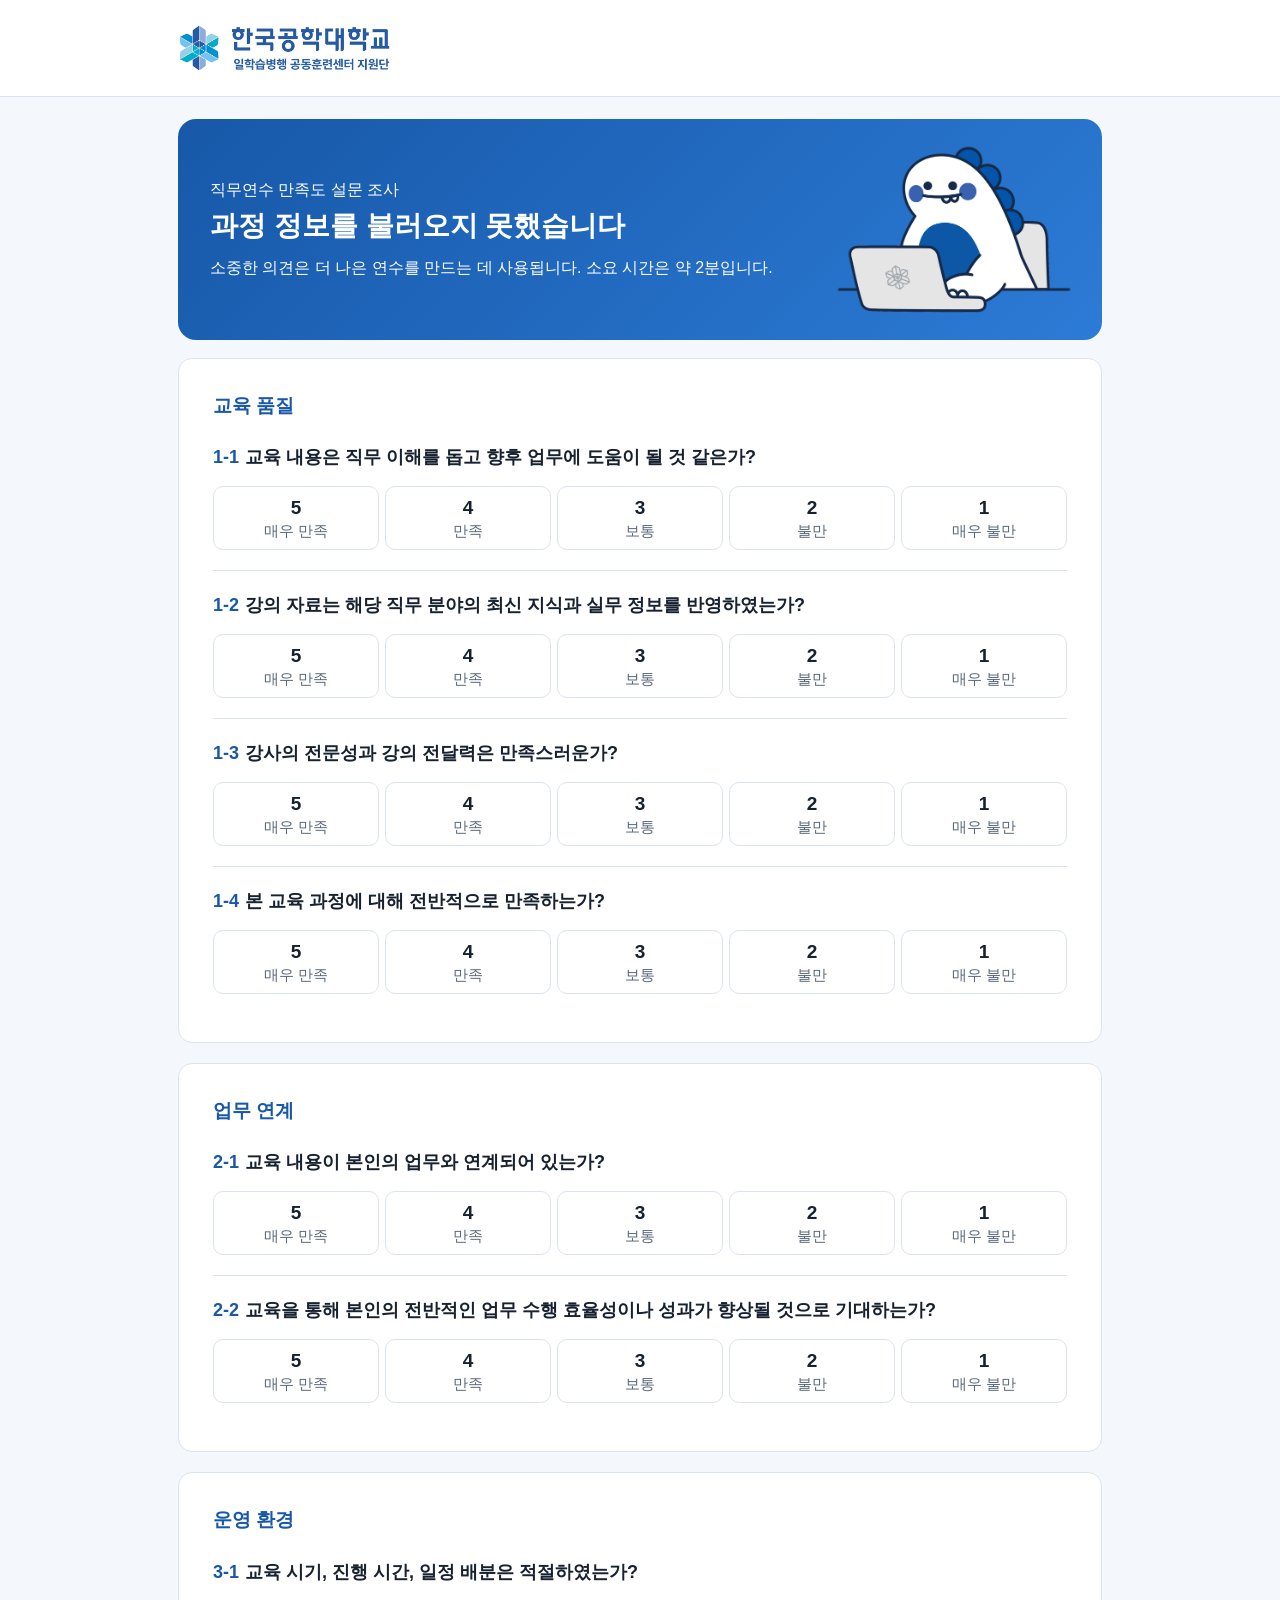
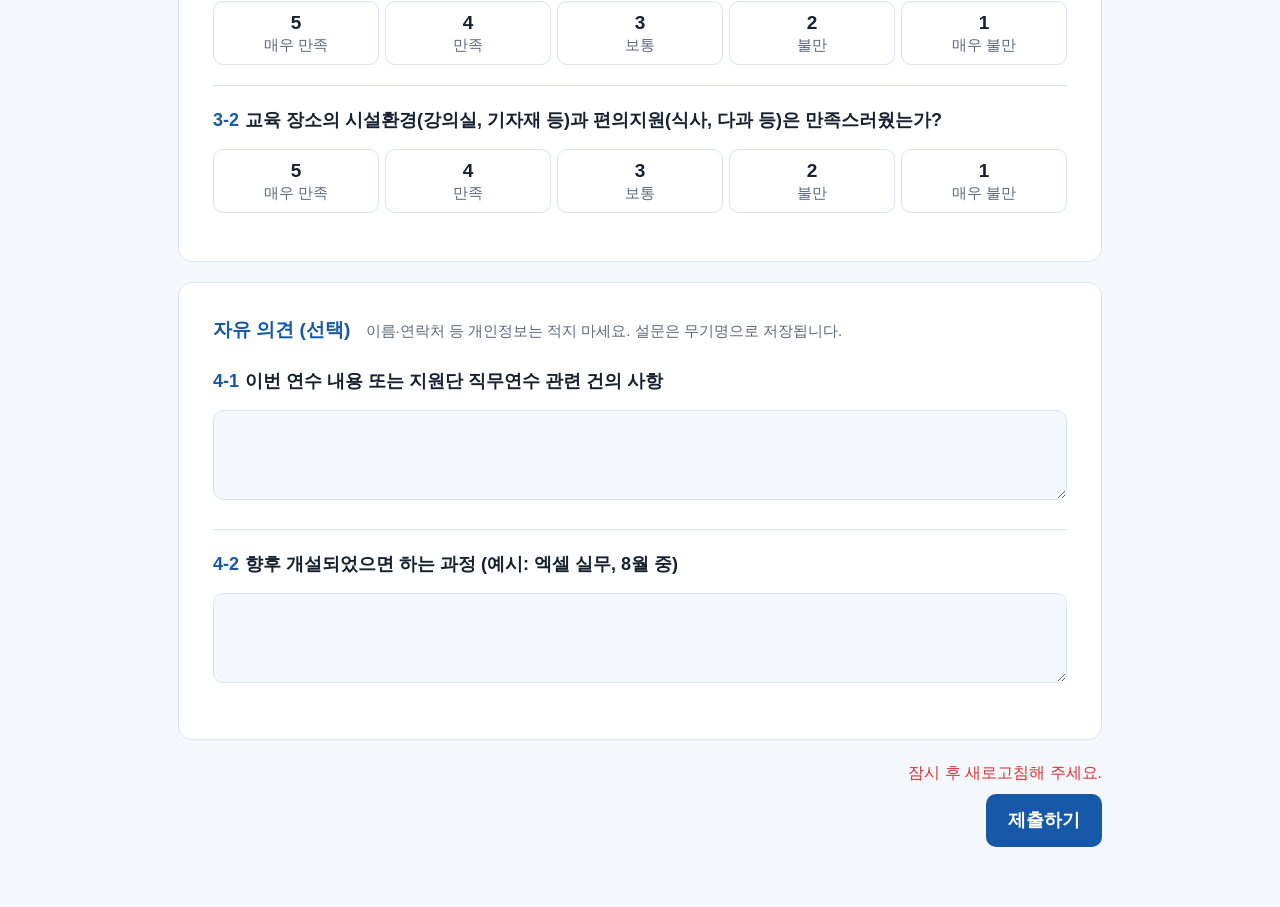
<file: index.html>
<!DOCTYPE html><html lang="ko"><head><meta charset="utf-8"><meta name="viewport" content="width=device-width,initial-scale=1">
<meta name="robots" content="noindex,nofollow"><meta name="theme-color" content="#1758A8">
<title>직무연수 만족도 조사 · 한국공학대학교</title>
<meta property="og:type" content="website"><meta property="og:site_name" content="한국공학대학교 일학습병행 공동훈련센터 지원단">
<meta property="og:title" content="직무연수 만족도 조사"><meta property="og:description" content="소중한 의견은 더 나은 연수를 만드는 데 사용됩니다. (소요 시간 약 2분)">
<meta property="og:image" content="https://jylee1011-web.github.io/kdual-survey/og.png?v=6"><meta property="og:image:width" content="1200"><meta property="og:image:height" content="630">
<meta name="twitter:card" content="summary_large_image"><link rel="stylesheet" href="style.css"></head><body class="student">
<header><div class="bar"><div class="brandw"><img class="logo" src="logo.png" alt="한국공학대학교 일학습병행 공동훈련센터 지원단"></div></div></header>
<main><div class="hero"><div class="hero-t"><small>직무연수 만족도 설문 조사</small><h1 id="hT">불러오는 중…</h1><p id="hD"></p><p id="hI"></p>
<p style="margin-top:10px">소중한 의견은 더 나은 연수를 만드는 데 사용됩니다. 소요 시간은 약 2분입니다.</p></div><img class="tino" src="tino.png" alt="" aria-hidden="true"></div>
<form id="fm" onsubmit="return false"><div id="qs"></div>
<div class="card"><h2>자유 의견 (선택) <span class="note">이름·연락처 등 개인정보는 적지 마세요. 설문은 무기명으로 저장됩니다.</span></h2>
<div class="q"><label class="ql" for="c1"><span>4-1</span>이번 연수 내용 또는 지원단 직무연수 관련 건의 사항</label><textarea id="c1" maxlength="1000"></textarea></div>
<div class="q"><label class="ql" for="c2"><span>4-2</span>향후 개설되었으면 하는 과정 (예시: 엑셀 실무, 8월 중)</label><textarea id="c2" maxlength="1000"></textarea></div></div>
<input class="hp" id="hp" tabindex="-1" autocomplete="off" aria-hidden="true">
<div id="er" class="err" role="alert" style="text-align:right"></div><div style="display:flex;justify-content:flex-end"><button id="sb" class="btn" type="button">제출하기</button></div></form>
<div id="done" class="card center hide"><div class="big">✅</div><h2>제출이 완료되었습니다</h2><p>설문에 참여해 주셔서 감사합니다.</p></div></main>
<script src="config.js"></script><script>
const $=i=>document.getElementById(i);let course={title:"",date:""};
const CN="①②③④⑤⑥⑦⑧⑨⑩";
function setInstr(v){const L=String(v||"").split(/\n/).map(x=>x.trim().replace(/^([①-⑩]|\(?\d{1,2}[.)])\s*/,"")).filter(Boolean),el=$("hI");
 if(!L.length){el.textContent="";return}
 if(L.length===1){el.textContent="강사: "+L[0];return}
 el.innerHTML='<span class="inst"><span>강사</span><span class="lst">'+L.map((t,i)=>'<span class="it"><span class="no">'+(CN[i]||i+1)+'</span><span>'+esc(t)+'</span></span>').join("")+'</span></span>'}
function esc(s){return s.replace(/[&<>"]/g,c=>({"&":"&amp;","<":"&lt;",">":"&gt;",'"':"&quot;"}[c]))}

$("qs").innerHTML=CATS.map(([c,qs])=>`<div class="card"><h2>${c}</h2>`+qs.map(([id,t])=>`<div class="q"><p><span>${id}</span>${t}</p><div class="opts" role="radiogroup" aria-label="${id}">`+[5,4,3,2,1].map(v=>`<label><input type="radio" name="q${id}" value="${v}"><span><b>${v}</b>${LB[v]}</span></label>`).join("")+`</div></div>`).join("")+`</div>`).join("");
const KEY=()=>"kdual-survey-done:"+course.title+course.date;
fetch(SURVEY_API+"?action=course").then(r=>r.json()).then(c=>{course=c;$("hT").textContent=c.title;$("hD").textContent="연수일자: "+c.date;setInstr(c.instr);
 try{if(localStorage.getItem(KEY())){$("fm").classList.add("hide");$("done").classList.remove("hide");$("done").querySelector("h2").textContent="이미 제출하셨습니다"}}catch(e){}
}).catch(()=>{$("hT").textContent="과정 정보를 불러오지 못했습니다";$("er").textContent="잠시 후 새로고침해 주세요."});
$("sb").onclick=async()=>{if($("hp").value)return;const sc={};
 for(const[,qs]of CATS)for(const[id]of qs){const r=document.querySelector(`input[name="q${id}"]:checked`);if(!r){$("er").textContent=id+" 문항에 응답해 주세요.";return}sc[id]=+r.value}
 $("sb").disabled=true;$("er").textContent="";
 try{const r=await fetch(SURVEY_API,{method:"POST",headers:{"Content-Type":"text/plain;charset=utf-8"},body:JSON.stringify({sc,c1:$("c1").value.trim(),c2:$("c2").value.trim()})});
  const j=await r.json();if(!j.ok)throw 0;try{localStorage.setItem(KEY(),"1")}catch(e){}
  $("fm").classList.add("hide");$("done").classList.remove("hide");scrollTo(0,0)}
 catch(e){$("er").textContent="제출에 실패했습니다. 잠시 후 다시 시도해 주세요.";$("sb").disabled=false}};
</script></body></html>
</file>
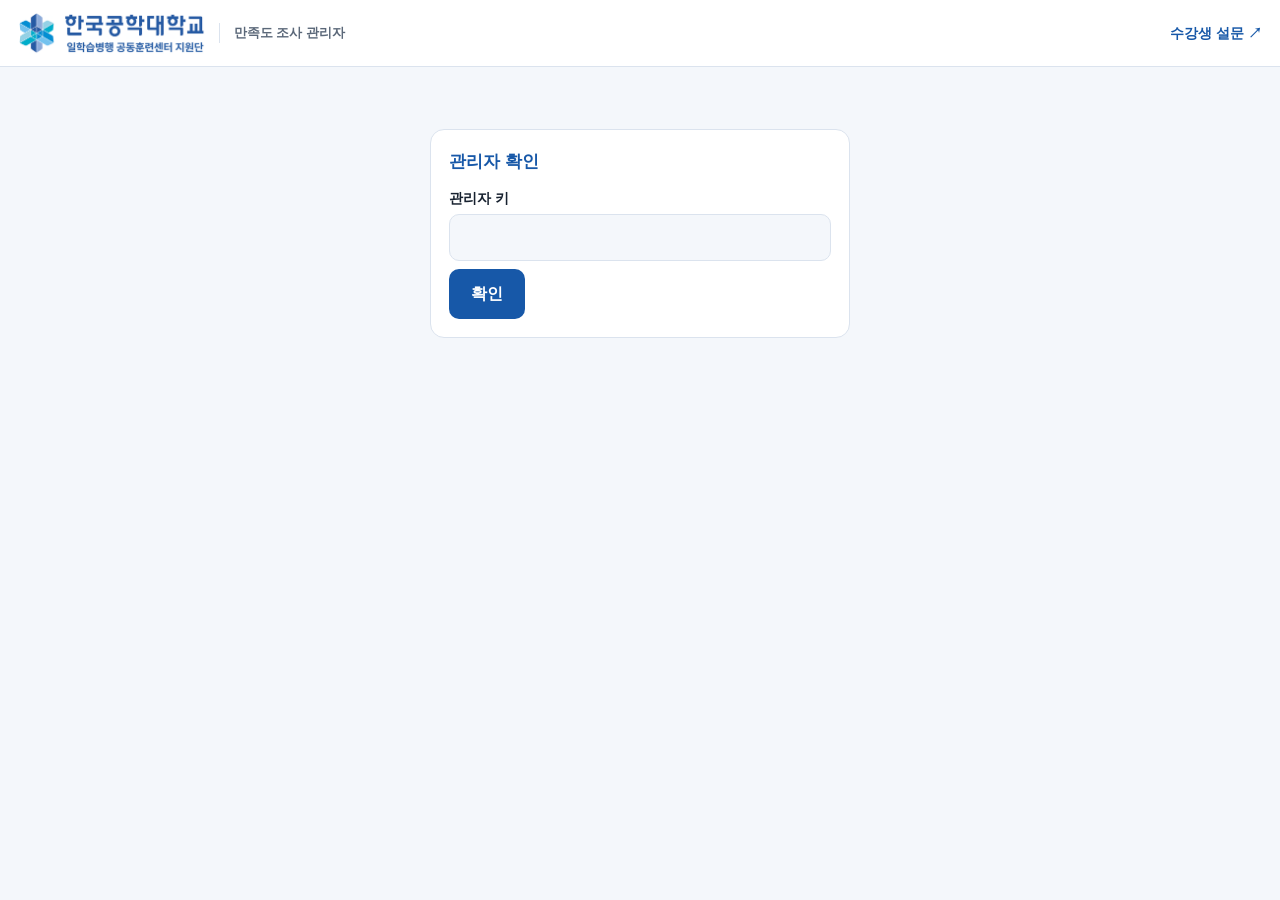
<file: admin.html>
<!DOCTYPE html><html lang="ko"><head><meta charset="utf-8"><meta http-equiv="refresh" content="0;url=dashboard.html"><title>이동 중</title></head><body><a href="dashboard.html">관리자 페이지로 이동</a></body></html>
</file>
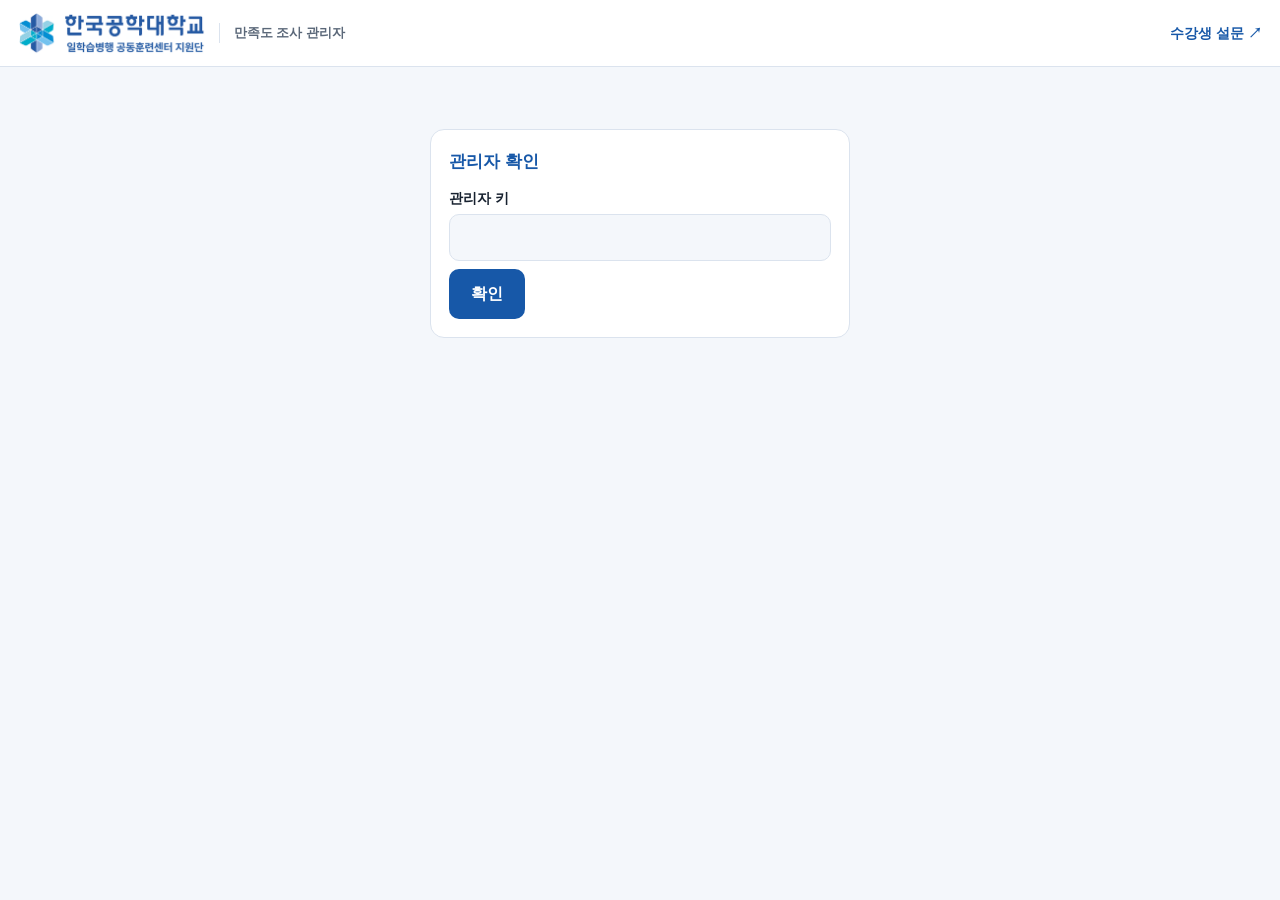
<file: dashboard.html>
<!DOCTYPE html><html lang="ko"><head><meta charset="utf-8"><meta name="viewport" content="width=device-width,initial-scale=1">
<meta name="robots" content="noindex,nofollow"><title>관리자 · 만족도 조사 대시보드</title><link rel="stylesheet" href="style.css">
<style>.g2{display:grid;grid-template-columns:repeat(auto-fit,minmax(300px,1fr));gap:16px}.ib{display:flex;align-items:center;gap:8px;margin:7px 0;font-size:14px}
.ib .lb{flex:0 0 46%;overflow:hidden;text-overflow:ellipsis;white-space:nowrap}.ib .tr{flex:1;height:12px;background:var(--bd);border-radius:6px}.ib .tr i{display:block;height:100%;border-radius:6px}.ib b{flex:0 0 38px;text-align:right}
.ins li{margin:6px 0}.tag{display:inline-block;padding:1px 8px;border-radius:99px;font-size:12px;font-weight:700;color:#fff}.up{color:#1b8a5a}.dn{color:#d34a4a}svg{width:100%;height:auto}svg text{font-size:11px;fill:#5b6879}.tabs{display:flex;gap:6px;margin-bottom:18px;flex-wrap:wrap}.tabs button{background:var(--card);border:1px solid var(--bd);color:var(--mut);font:inherit;font-weight:700;padding:10px 18px;border-radius:10px;cursor:pointer}.tabs button.on{background:var(--pri);border-color:var(--pri);color:#fff}main,.bar{max-width:1440px}
@media(min-width:1280px){.ib .lb{flex-basis:52%}}
.p1g{display:grid;grid-template-columns:minmax(0,1fr);gap:16px}.p1g .card{margin:0;min-width:0}
@media(min-width:1180px){.p1g{grid-template-columns:repeat(12,minmax(0,1fr))}.p1g>:nth-child(odd){grid-column:span 8}.p1g>:nth-child(even){grid-column:span 4}}
#tb2 th,#tb2 td{white-space:nowrap}#tb2 th.l,#tb2 td.l{width:100%;max-width:0;overflow:hidden;text-overflow:ellipsis}
#sc{max-height:380px;overflow-y:auto;padding-right:4px}.sc{padding:12px 0;border-top:1px solid var(--bd)}.sc:first-child{border-top:0;padding-top:0}
.sct{display:flex;flex-direction:column;margin-bottom:6px}.scn{font-weight:700;font-size:15px;overflow:hidden;text-overflow:ellipsis;white-space:nowrap}.sct .mut{font-size:12.5px}#app{display:flex;gap:20px;align-items:flex-start}#app>div:not(.side){flex:1;min-width:0}
.side{flex:0 0 224px;width:224px;position:sticky;top:16px}.tabs{flex-direction:column;margin:0 0 12px;background:var(--card);border:1px solid var(--bd);border-radius:14px;padding:10px;gap:4px}
.tabs button{width:100%;text-align:left;border:0;background:none}
@media(max-width:800px){#app{flex-direction:column;gap:0}.side{flex:none;width:100%;position:static;margin-bottom:12px}.tabs{flex-direction:row;overflow-x:auto;margin-bottom:10px}.side-actions{flex-direction:row;flex-wrap:wrap}.side-actions .btn{flex:1 1 auto;text-align:center}.tabs button{width:auto;white-space:nowrap}}
@media print{#app{display:block}}
.side-actions{display:flex;flex-direction:column;gap:8px}.side-actions .btn{width:100%;text-align:left;padding:12px 14px;font-size:14px;word-break:keep-all}
#app[data-t="p3"] .side-actions{display:none}#app:not([data-t="p2"]) #pr,#app:not([data-t="p2"]) #cs{display:none}
.cnt{font-size:14px;color:var(--mut);font-weight:400;margin-left:6px}
.p3g{display:flex;gap:16px;align-items:flex-start}#p3 .p3g>.card:first-child{flex:1 1 0;min-width:0}
#p3 #lc{flex:0 0 340px;max-width:none;position:sticky;top:16px;max-height:calc(100vh - 40px);overflow-y:auto}
.ci{display:block;width:100%;text-align:left;background:var(--bg);border:1.5px solid var(--bd);border-radius:10px;padding:10px 12px;margin:0 0 8px;font:inherit;color:var(--tx);cursor:pointer}
.ci:hover{border-color:var(--pri)}.ci.on{border-color:var(--pri);background:var(--soft)}.ci b{display:block;font-size:15px;line-height:1.4}.ci small{color:var(--mut);font-size:12.5px}
@media(max-width:1000px){.p3g{flex-direction:column}#p3 #lc{flex:none;width:100%;position:static;max-height:320px}}@media(max-width:800px){.side-actions{flex-direction:row;flex-wrap:wrap}.side-actions .btn{flex:1 1 auto;width:auto;text-align:center;padding:10px 8px;font-size:13px}.tabs{flex-wrap:nowrap}.tabs button{padding:10px 12px}}
</style></head><body>
<header class="noprint"><div class="bar"><div class="brandw"><img class="logo" src="logo.png" alt="한국공학대학교 일학습병행 공동훈련센터 지원단"><span class="sub">만족도 조사 관리자</span></div><a href="index.html">수강생 설문 ↗</a></div></header>
<main><div id="lg" class="card" style="max-width:420px;margin:40px auto"><h2>관리자 확인</h2><label class="f" for="pw">관리자 키</label><input type="password" id="pw" autocomplete="current-password"><div id="le" class="err"></div><button class="btn" id="go">확인</button></div>
<div id="app" class="hide" data-t="p1">
<div class="side noprint"><div class="tabs" role="tablist"><button class="on" data-t="p1">📊&nbsp; 대시보드</button><button data-t="p2">📋&nbsp; 결과보고서</button><button data-t="p3">⚙️&nbsp; 과정 설정</button></div>
<div class="side-actions"><button class="btn" id="pr" type="button">🖨️ 보고서 인쇄 / PDF 저장</button><button class="btn sec" id="cs" type="button">⬇️ 응답 CSV 내려받기</button><button class="btn sec" id="rf" type="button">🔄 새로고침</button></div></div>
<div id="p1"><div class="p1g">
<div class="card"><h2>과정별 만족도 추이</h2><div id="tr"></div></div>
<div class="card"><h2>과정별 만족도 점수</h2><div id="sc"></div><p class="mut" style="margin:12px 0 0;word-break:keep-all"><span style="color:#1b8a5a">■</span> 4.5 이상 우수 · <span style="color:#e3c24a">■</span> 4.0~4.49 양호 · <span style="color:#d34a4a">■</span> 4.0 미만 개선 필요</p></div>
<div class="card"><h2>과정별 비교</h2><div class="scroll"><table id="tb2"></table></div></div>
<div class="card"><h2>최근 건의 사항</h2><div id="sg"></div></div>
</div>
<div id="p1x" class="hide"><div class="stats" id="kp"></div>
<div class="card"><h2>핵심 요약</h2><ul class="ins" id="ins" style="margin:0;padding-left:20px"></ul></div>
<div class="g2"><div class="card"><h2>문항별 평균 (낮은 순)</h2><div id="it"></div><p class="mut">■ 4.5 이상 우수 · ■ 4.0~4.49 양호 · ■ 4.0 미만 개선 필요</p></div>
<div class="card"><h2>영역별 평균</h2><div id="ct"></div><h2 style="margin-top:20px">향후 개설 희망 과정</h2><div id="wh"></div></div></div>
</div>
<button id="rf2" class="hide" type="button" aria-hidden="true"></button>
</div>
<div id="p2" class="hide"><div class="card noprint"><h2>보기 선택</h2><select id="sel" style="width:100%;font:inherit;padding:10px;border:1.5px solid var(--bd);border-radius:10px;background:var(--bg);color:var(--tx)" aria-label="과정 선택"></select></div>
<div class="card"><h2>직무연수 만족도 설문 조사 결과</h2><div id="meta" class="mut" style="line-height:1.8"></div></div>
<div class="stats" id="st"></div>
<div class="card"><h2>문항별 결과 (5점 만점)</h2><div class="scroll"><table id="tb"></table></div>
<p class="mut">분포: <span style="color:#1b8a5a">■</span>매우만족 <span style="color:#6cc49a">■</span>만족 <span style="color:#e3c24a">■</span>보통 <span style="color:#e8914a">■</span>불만 <span style="color:#d34a4a">■</span>매우불만</p></div>
<div class="card"><h2>건의 사항 <span class="cnt" id="n1"></span></h2><div id="cm1"></div></div>
<div class="card"><h2>희망 과정 <span class="cnt" id="n2"></span></h2><div id="cm2"></div></div>
</div>
<div id="p3" class="hide"><div class="p3g"><div class="card noprint"><h2>과정 정보 설정</h2>
<label class="f" for="iSel">과정명</label><select id="iSel" style="width:100%;font:inherit;padding:10px;border:1.5px solid var(--bd);border-radius:10px;background:var(--bg);color:var(--tx)"></select><input type="text" id="iT" class="hide" style="margin-top:8px" placeholder="새 과정명을 입력하세요" aria-label="새 과정명"><div class="row"><div style="flex:1;min-width:150px"><label class="f" for="iD">연수일자 <span class="mut">(직접 입력하거나 달력에서 선택)</span></label><div class="row" style="flex-wrap:nowrap"><input type="text" id="iD" placeholder="예: 2026.11.20.(금)"><input type="date" id="iDp" aria-label="달력에서 날짜 선택" style="width:auto;flex:0 0 auto;font:inherit;padding:9px;border:1.5px solid var(--bd);border-radius:10px;background:var(--bg);color:var(--tx)"></div></div>
<div style="flex:1;min-width:150px"><label class="f" for="iN">수강 인원(명)</label><input type="text" id="iN" inputmode="numeric"></div></div>
<label class="f" for="iI">강사 (줄바꿈으로 구분)</label><textarea id="iI" style="min-height:60px"></textarea>
<p><button class="btn sec" id="sv">저장</button> <span id="svm" class="mut"></span></p></div>
<div class="card noprint" id="lc"><h2>과정 목록</h2><p class="mut" style="margin-top:-6px">과정명을 누르면 왼쪽 입력란에 불러옵니다.</p><div id="clist"></div></div></div>
</div>
</div></main>
<script src="config.js"></script>
<script>(function(){
const $=i=>document.getElementById(i),esc=s=>String(s).replace(/[&<>"]/g,c=>({"&":"&amp;","<":"&lt;",">":"&gt;",'"':"&quot;"}[c]));
const COL=["#1b8a5a","#6cc49a","#e3c24a","#e8914a","#d34a4a"];let KEY="",course={},resp=[],allResp=[],CAT=[];const rk=r=>(r.course||"(과정 미지정)")+"|"+(r.date||"");
const avg=a=>a.length?a.reduce((x,y)=>x+y,0)/a.length:0,fmt=x=>resp.length?x.toFixed(2):"-";
async function load(){const r=await fetch(SURVEY_API+"?action=results&key="+encodeURIComponent(KEY));const j=await r.json();if(!j.ok)throw 0;course=j.course;allResp=j.responses;CAT=j.catalog||[];buildSel();buildCourseSel();return j}
function buildSel(){const sel=$("sel"),cur=sel.value||"*",m=new Map();allResp.forEach(r=>{const k=rk(r);if(!m.has(k))m.set(k,{n:0,r})  ;m.get(k).n++});
 sel.innerHTML=`<option value="*">전체 누적 (${m.size}개 과정, ${allResp.length}명)</option>`+[...m].map(([k,v])=>`<option value="${esc(k)}">${esc(v.r.course||"(과정 미지정)")} · ${esc(v.r.date||"")} (${v.n}명)</option>`).join("");
 sel.value=[...sel.options].some(o=>o.value===cur)?cur:"*";resp=sel.value==="*"?allResp:allResp.filter(r=>rk(r)===sel.value)}
$("sel").onchange=()=>{buildSel();render()};
$("rf").onclick=async()=>{try{await load();render()}catch(e){alert("불러오기 실패")}};
let NAMES=[];function buildCourseSel(){const names=[...new Set([...CAT.map(c=>c.title),...allResp.map(r=>r.course),course.title].filter(Boolean))],s=$("iSel");
 s.innerHTML='<option value="">— 과정 선택 —</option>'+names.map(n=>`<option value="${esc(n)}">${esc(n)}</option>`).join("")+'<option value="__new">+ 새 과정명 직접 입력</option>';NAMES=names;renderList()}
function renderList(){const L=$("clist");if(!L)return;const cur=$("iSel").value;
 L.innerHTML=NAMES.length?NAMES.map((n,i)=>`<button type="button" class="ci${n===cur?" on":""}" data-i="${i}"><b>${esc(n)}</b></button>`).join(""):'<span class="mut">저장된 과정이 없습니다.</span>'}
$("clist").onclick=e=>{const b=e.target.closest(".ci");if(!b)return;$("iSel").value=NAMES[+b.dataset.i];$("iSel").onchange()};
function setSel(t){const s=$("iSel"),ok=t&&[...s.options].some(o=>o.value===t);s.value=ok?t:(t?"__new":"");$("iT").classList.toggle("hide",s.value!=="__new");$("iT").value=t||"";renderList()}
$("iSel").onchange=()=>{const v=$("iSel").value;if(v==="__new"){$("iT").classList.remove("hide");$("iT").value="";$("iT").focus()}else{$("iT").classList.add("hide");$("iT").value=v;const c=CAT.find(x=>x.title===v);if(c&&c.instr)$("iI").value=c.instr}renderList()};
$("iDp").onchange=()=>{const v=$("iDp").value;if(!v)return;const d=new Date(v+"T00:00:00");$("iD").value=`${d.getFullYear()}.${String(d.getMonth()+1).padStart(2,"0")}.${String(d.getDate()).padStart(2,"0")}.(${"일월화수목금토"[d.getDay()]})`};
function fill(){setSel(course.title||"");$("iD").value=course.date||"";$("iI").value=course.instr||"";$("iN").value=course.n||""}
$("sv").onclick=async()=>{if(!$("iT").value.trim()){$("svm").textContent="과정명을 선택하거나 입력하세요.";return}try{const r=await fetch(SURVEY_API,{method:"POST",headers:{"Content-Type":"text/plain;charset=utf-8"},body:JSON.stringify({action:"course",key:KEY,title:$("iT").value.trim(),date:$("iD").value.trim(),instr:$("iI").value.trim(),n:parseInt($("iN").value)||0})});
 if(!(await r.json()).ok)throw 0;await load();render();$("svm").textContent="저장되었습니다."}catch(e){$("svm").textContent="저장 실패"}};
function render(){const n=resp.length,rate=course.n>0?Math.round(n/course.n*100)+"%":"-";
 const all0=$("sel").value==="*",cur=$("sel").value===(course.title+"|"+course.date),f=resp[0]||{};
 const nm=all0?"전체 누적":(f.course||"(과정 미지정)"),dt=all0?[...new Set(allResp.map(r=>r.date).filter(Boolean))].join(", "):(f.date||"");
 const rate2=cur&&course.n>0?Math.round(n/course.n*100)+"%":"-";
 $("meta").innerHTML=`과정명: ${esc(nm)}<br>연수일자: ${esc(dt)}`+(cur?`<br>강사: ${esc(course.instr||"").replace(/\n/g,"<br>&nbsp;&nbsp;&nbsp;&nbsp;&nbsp;&nbsp;")}<br>수강 / 응답인원: ${course.n||0}명 / ${n}명 (응답률 ${rate2})`:`<br>응답인원: ${n}명`);
 const all=[],catAv=[];let rows=`<tr><th class="l">문항</th><th>평균</th><th>분포</th><th>응답</th></tr>`;
 for(const[c,qs]of CATS){const ca=[];rows+=`<tr class="cat"><td class="l" colspan="4">${c}</td></tr>`;
  for(const[id,t]of qs){const v=resp.map(r=>r.sc[id]).filter(Boolean);ca.push(...v);all.push(...v);const d=[5,4,3,2,1].map(k=>v.filter(x=>x===k).length);
   rows+=`<tr><td class="l">${id} ${t}</td><td><b>${fmt(avg(v))}</b></td><td><div class="bar5">${d.map((x,i)=>`<i style="width:${v.length?x/v.length*100:0}%;background:${COL[i]}" title="${LB[5-i]} ${x}명"></i>`).join("")}</div></td><td>${v.length}</td></tr>`}
  rows+=`<tr><td class="l"><b>${c} 만족도</b></td><td><b>${fmt(avg(ca))}</b></td><td></td><td></td></tr>`;catAv.push([c,avg(ca)])}
 $("tb").innerHTML=rows;
 $("st").innerHTML=`<div class="stat"><div>${n}</div><span>응답 인원</span></div><div class="stat"><div>${fmt(avg(all))}</div><span>전체 평균 (5점)</span></div>`+catAv.map(([c,a])=>`<div class="stat"><div>${fmt(a)}</div><span>${c}</span></div>`).join("");
 const c1=resp.map(r=>r.c1).filter(Boolean),c2=resp.map(r=>r.c2).filter(Boolean),box=a=>a.length?a.map(t=>`<div class="cm">${esc(t)}</div>`).join(""):'<span class="mut">등록된 의견이 없습니다.</span>';
 $("cm1").innerHTML=box(c1);$("cm2").innerHTML=box(c2);$("n1").textContent=`(${c1.length}건)`;$("n2").textContent=`(${c2.length}건)`;}
$("pr").onclick=()=>print();
$("cs").onclick=()=>{const ids=CATS.flatMap(([,q])=>q.map(x=>x[0])),q=s=>'"'+String(s).replace(/"/g,'""')+'"';
 const csv="\ufeff"+["제출시각","과정명","연수일자",...ids,"건의사항","희망과정"].join(",")+"\n"+resp.map(r=>[r.at,q(r.course),q(r.date),...ids.map(i=>r.sc[i]),q(r.c1),q(r.c2)].join(",")).join("\n");
 const a=document.createElement("a");a.href=URL.createObjectURL(new Blob([csv],{type:"text/csv;charset=utf-8"}));a.download="만족도조사_응답.csv";a.click()};
window.AdminStart=async k=>{KEY=k;await load();fill();render()};
})();</script>
<script>(function(){
const $=i=>document.getElementById(i),esc=s=>String(s).replace(/[&<>"]/g,c=>({"&":"&amp;","<":"&lt;",">":"&gt;",'"':"&quot;"}[c]));
const IDS=CATS.flatMap(([,q])=>q.map(x=>x[0])),TXT=Object.fromEntries(CATS.flatMap(([,q])=>q));
const avg=a=>a.length?a.reduce((x,y)=>x+y,0)/a.length:NaN,f2=x=>isNaN(x)?"-":x.toFixed(2);
const col=v=>v>=4.5?"#1b8a5a":v>=4?"#e3c24a":"#d34a4a";
const iA=(rs,id)=>avg(rs.map(r=>r.sc[id]).filter(Boolean)),cA=(rs,ids)=>avg(ids.map(i=>iA(rs,i)).filter(x=>!isNaN(x))),oA=rs=>cA(rs,IDS);
const ds=r=>{const m=(r.date||"").match(/(\d{4})\.(\d{1,2})\.(\d{1,2})/);return m?m[1]+m[2].padStart(2,"0")+m[3].padStart(2,"0"):(r.at||"").slice(0,10).replace(/-/g,"")};
let KEY="";
async function load(){const r=await fetch(SURVEY_API+"?action=results&key="+encodeURIComponent(KEY)),j=await r.json();if(!j.ok)throw 0;return j.responses}
async function run(){const all=await load(),m=new Map();
 all.forEach(r=>{const k=(r.course||"(과정 미지정)")+"|"+(r.date||"");if(!m.has(k))m.set(k,{t:r.course||"(과정 미지정)",d:r.date||"",s:ds(r),rs:[]});m.get(k).rs.push(r)});
 const G=[...m.values()].sort((a,b)=>a.s<b.s?-1:a.s>b.s?1:0);render(all,G)}
function render(all,G){
 const last=G[G.length-1],prev=G[G.length-2],tot=oA(all),lv=last?oA(last.rs):NaN,pv=prev?oA(prev.rs):NaN,dl=lv-pv;
 $("kp").innerHTML=`<div class="stat"><div>${G.length}</div><span>진행 과정 수</span></div><div class="stat"><div>${all.length}</div><span>누적 응답</span></div><div class="stat"><div>${f2(tot)}</div><span>전체 평균 (5점)</span></div><div class="stat"><div>${f2(lv)}</div><span>최근 과정 평균${!isNaN(dl)?` <b class="${dl>=0?"up":"dn"}">${dl>=0?"▲":"▼"}${Math.abs(dl).toFixed(2)}</b>`:""}</span></div>`;
 const it=IDS.map(id=>[id,iA(all,id)]).filter(x=>!isNaN(x[1])).sort((a,b)=>a[1]-b[1]);
 $("it").innerHTML=it.map(([id,v])=>`<div class="ib" title="${esc(TXT[id])}"><span class="lb">${id} ${esc(TXT[id])}</span><span class="tr"><i style="width:${v/5*100}%;background:${col(v)}"></i></span><b>${v.toFixed(2)}</b></span></div>`).join("")||'<span class="mut">데이터가 없습니다.</span>';
 const cats=CATS.map(([c,q])=>[c,cA(all,q.map(x=>x[0]))]);
 $("ct").innerHTML=cats.map(([c,v])=>`<div class="ib"><span class="lb">${c}</span><span class="tr"><i style="width:${(v||0)/5*100}%;background:${col(v)}"></i></span><b>${f2(v)}</b></div>`).join("");
 const wc=new Map();all.forEach(r=>(r.c2||"").split(/[\n,;/]+/).map(s=>s.trim()).filter(Boolean).forEach(s=>{const k=s.replace(/\s+/g," ");wc.set(k,(wc.get(k)||0)+1)}));
 const wl=[...wc].sort((a,b)=>b[1]-a[1]).slice(0,8);
 $("wh").innerHTML=wl.length?wl.map(([k,n])=>`<div class="ib"><span class="lb" style="flex-basis:75%">${esc(k)}</span><b style="flex:1">${n}건</b></div>`).join(""):'<span class="mut">등록된 희망 과정이 없습니다.</span>';
 const ins=[];
 if(!isNaN(tot))ins.push(`누적 ${all.length}명 응답, 전체 평균 <b>${tot.toFixed(2)}점</b>입니다.`);
 if(!isNaN(dl))ins.push(`최근 과정(${esc(last.t)})은 직전 과정보다 <b class="${dl>=0?"up":"dn"}">${dl>=0?"+":""}${dl.toFixed(2)}점</b> ${dl>=0?"상승":"하락"}했습니다.`);
 const cs=cats.filter(x=>!isNaN(x[1])).sort((a,b)=>b[1]-a[1]);if(cs.length>1)ins.push(`가장 높은 영역은 <b>${cs[0][0]}</b>(${cs[0][1].toFixed(2)}), 가장 낮은 영역은 <b>${cs[cs.length-1][0]}</b>(${cs[cs.length-1][1].toFixed(2)})입니다.`);
 const bad=it.filter(x=>x[1]<4).slice(0,3);if(bad.length)ins.push(`<b>개선 필요</b>(4.0 미만): ${bad.map(([id,v])=>`${id} ${esc(TXT[id])} (${v.toFixed(2)})`).join(" / ")}`);else if(it.length)ins.push(`모든 문항이 4.0 이상입니다. 가장 낮은 문항은 ${it[0][0]} (${it[0][1].toFixed(2)})입니다.`);
 if(it.length)ins.push(`가장 높은 문항: ${it[it.length-1][0]} ${esc(TXT[it[it.length-1][0]])} (${it[it.length-1][1].toFixed(2)})`);
 if(wl.length)ins.push(`가장 많이 요청된 과정: <b>${esc(wl[0][0])}</b> (${wl[0][1]}건)`);
 $("ins").innerHTML=ins.map(s=>`<li>${s}</li>`).join("")||"<li>응답이 없습니다.</li>";
 chart(G);
 $("tb2").innerHTML=`<tr><th class="l">과정</th><th>일자</th><th>응답</th><th>전체</th>${CATS.map(([c])=>`<th>${c}</th>`).join("")}</tr>`+[...G].reverse().map(g=>`<tr><td class="l" title="${esc(g.t)}">${esc(g.t)}</td><td>${esc(g.d)}</td><td>${g.rs.length}</td><td><b>${f2(oA(g.rs))}</b></td>${CATS.map(([,q])=>`<td>${f2(cA(g.rs,q.map(x=>x[0])))}</td>`).join("")}</tr>`).join("");
 const scH=[...G].reverse().map(g=>{const o=oA(g.rs),cv=CATS.map(([c,q])=>[c,cA(g.rs,q.map(x=>x[0]))]);return `<div class="sc"><div class="sct" title="${esc(g.t)}"><span class="scn">${esc(g.t)}</span><span class="mut">${esc(g.d)} · ${g.rs.length}명</span></div><div class="ib"><span class="tr"><i style="width:${(o||0)/5*100}%;background:${col(o)}"></i></span><b>${f2(o)}</b></div><div class="mut" style="font-size:12.5px">${cv.map(([c,v])=>`${c} <b>${f2(v)}</b>`).join(" · ")}</div></div>`}).join("");
 $("sc").innerHTML=scH||'<span class="mut">데이터가 없습니다.</span>';
 const sg=[...all].reverse().filter(r=>r.c1).slice(0,10);
 $("sg").innerHTML=sg.length?sg.map(r=>`<div class="cm">${esc(r.c1)}<div class="mut">${esc(r.course||"")} · ${esc(r.date||"")}</div></div>`).join(""):'<span class="mut">등록된 건의 사항이 없습니다.</span>'}
function chart(G){const el=$("tr");if(G.length<2){el.innerHTML='<span class="mut">과정이 2개 이상 쌓이면 추이 그래프가 표시됩니다.</span>';return}
 const W=640,H=230,L=36,R=12,T=14,B=44,S=[["전체","var(--pri)",G.map(g=>oA(g.rs)),3],...CATS.map(([c,q],i)=>[c,["#1b8a5a","#e8914a","#8a5ad6"][i],G.map(g=>cA(g.rs,q.map(x=>x[0]))),1.6])];
 const v=S.flatMap(s=>s[2]).filter(x=>!isNaN(x)),lo=Math.max(1,Math.floor(Math.min(...v)-0.5)),hi=5,X=i=>L+(W-L-R)*(G.length<2?.5:i/(G.length-1)),Y=y=>T+(H-T-B)*(1-(y-lo)/(hi-lo));
 let s=`<svg viewBox="0 0 ${W} ${H}" role="img" aria-label="과정별 만족도 추이">`;
 for(let y=lo;y<=hi;y+=.5)s+=`<line x1="${L}" x2="${W-R}" y1="${Y(y)}" y2="${Y(y)}" stroke="#dbe3ee"/><text x="${L-6}" y="${Y(y)+4}" text-anchor="end">${y.toFixed(1)}</text>`;
 G.forEach((g,i)=>{const t=(g.d||g.t).replace(/\.\(.\)/,"").slice(0,12);s+=`<text x="${X(i)}" y="${H-24}" text-anchor="${i===0?"start":i===G.length-1?"end":"middle"}">${esc(t)}</text>`});
 S.forEach(([n,c,d,w],k)=>{const p=d.map((y,i)=>isNaN(y)?null:[X(i),Y(y),y]).filter(Boolean);s+=`<polyline fill="none" style="stroke:${c}" stroke-width="${w}" points="${p.map(q=>q[0]+","+q[1]).join(" ")}"/>`;p.forEach(q=>{s+=`<circle cx="${q[0]}" cy="${q[1]}" r="${k?3:4.5}" style="fill:${c}"/>`;if(!k)s+=`<text x="${q[0]}" y="${q[1]-9}" text-anchor="middle" style="fill:${c};font-weight:700">${q[2].toFixed(2)}</text>`})});
 S.forEach(([n,c],i)=>{s+=`<rect x="${L+i*100}" y="${H-12}" width="10" height="10" rx="2" style="fill:${c}"/><text x="${L+i*100+14}" y="${H-3}">${n}</text>`});
 el.innerHTML=s+"</svg>"}
$("rf2").onclick=()=>run().catch(()=>alert("불러오기 실패"));
window.DashStart=async k=>{KEY=k;await run()};
})();</script>
<script>(function(){const $=i=>document.getElementById(i);
async function go(k){$("le").textContent="";try{await Promise.all([AdminStart(k),DashStart(k)]);$("lg").classList.add("hide");$("app").classList.remove("hide");try{sessionStorage.setItem("k",k)}catch(e){}}catch(e){$("le").textContent="키가 올바르지 않거나 서버에 연결할 수 없습니다."}}
$("go").onclick=()=>go($("pw").value);$("pw").onkeydown=e=>{if(e.key==="Enter")go($("pw").value)};
document.querySelectorAll(".tabs button").forEach(b=>b.onclick=()=>{document.querySelectorAll(".tabs button").forEach(x=>x.classList.toggle("on",x===b));$("app").dataset.t=b.dataset.t;["p1","p2","p3"].forEach(p=>$(p).classList.toggle("hide",p!==b.dataset.t))});
$("rf").addEventListener("click",()=>$("rf2").click());
try{const k=sessionStorage.getItem("k");if(k){$("pw").value=k;go(k)}}catch(e){}
})();</script></body></html>
</file>
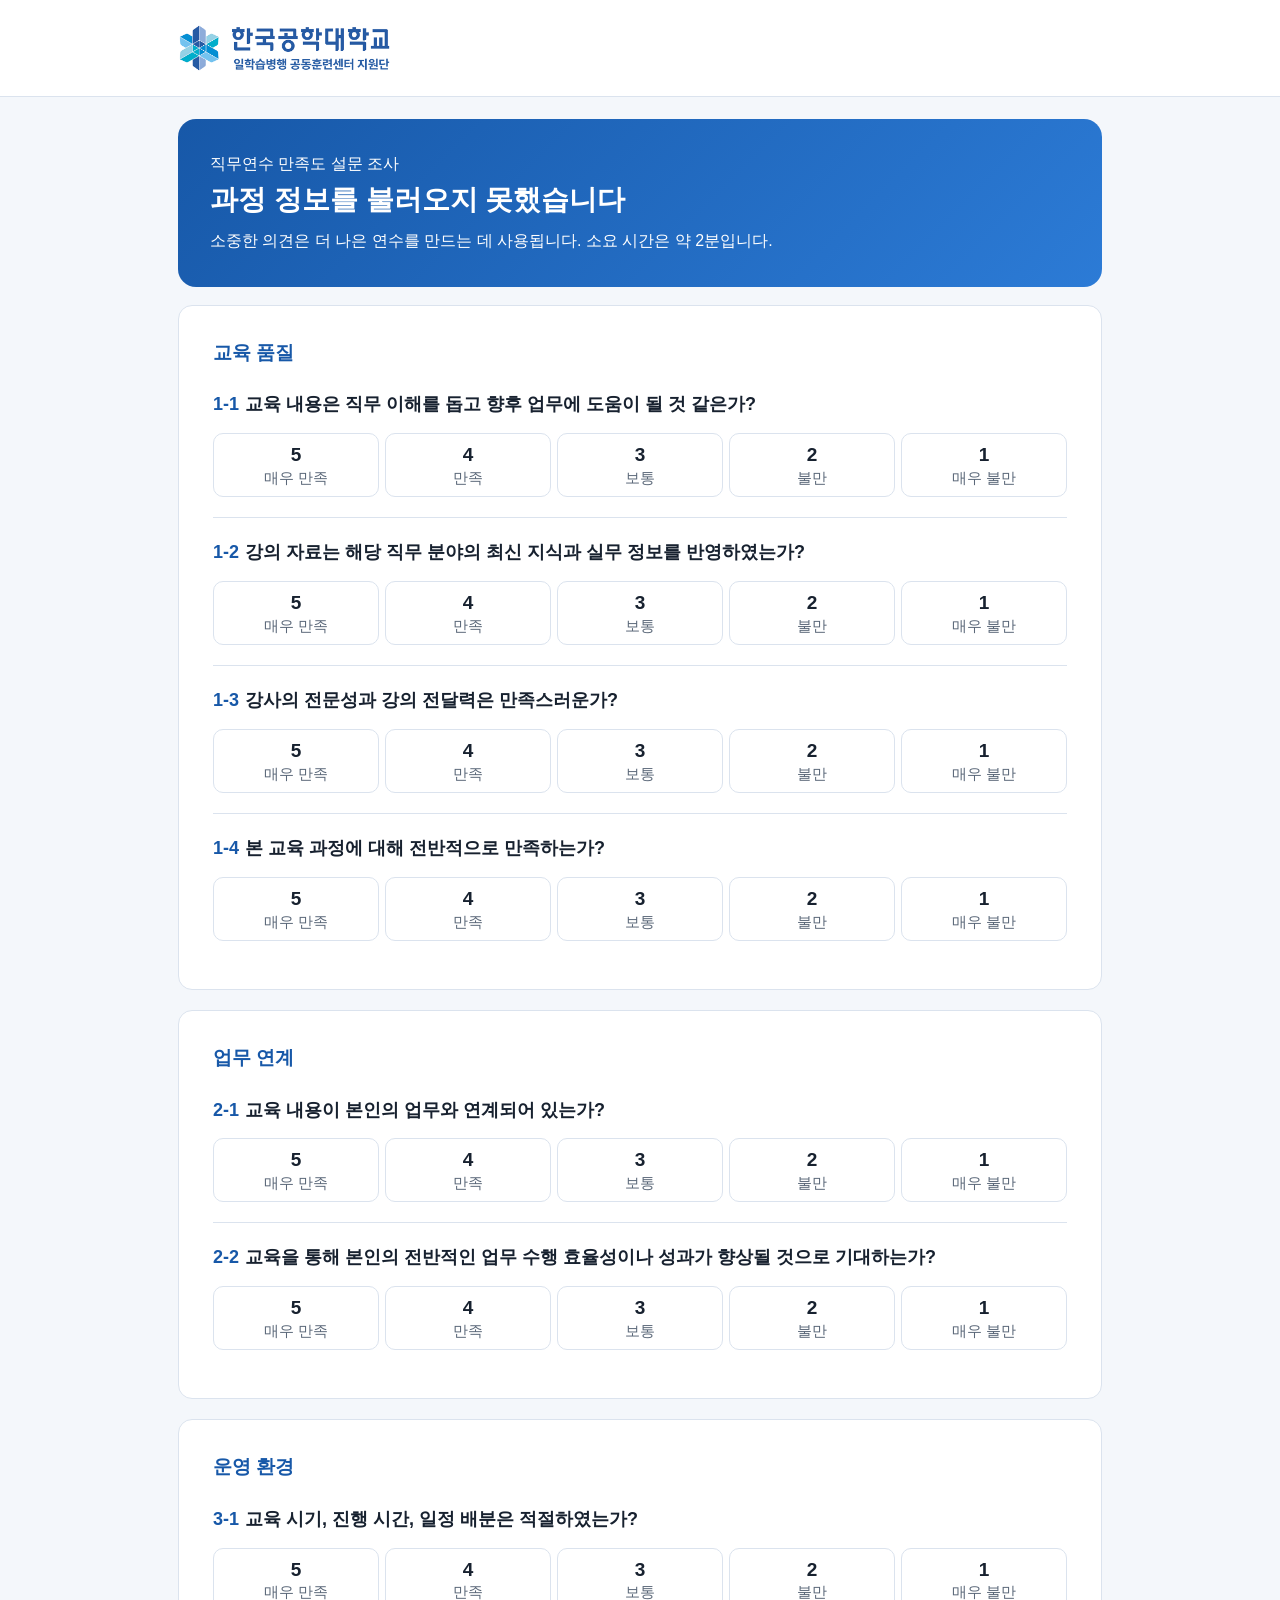
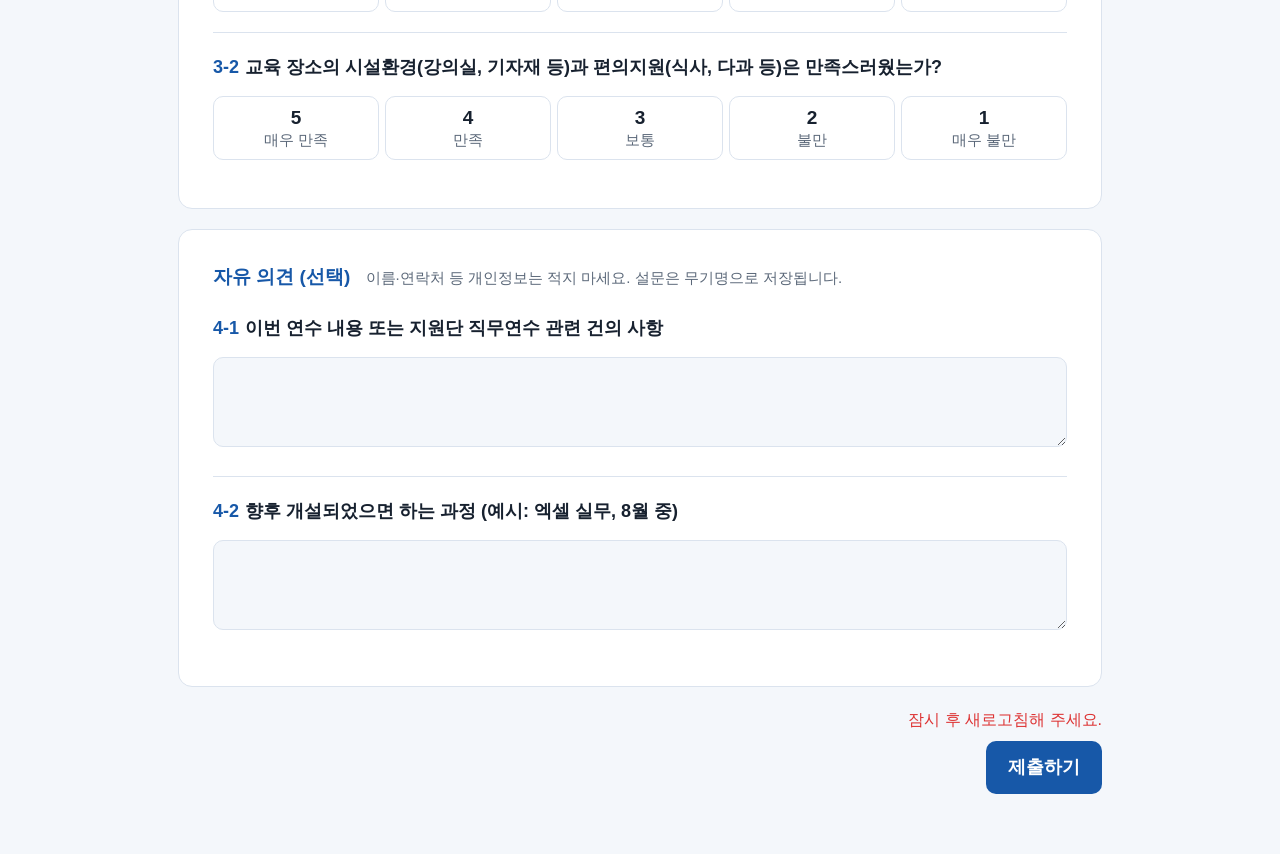
<file: index-test.html>
<!DOCTYPE html><html lang="ko"><head><meta charset="utf-8"><meta name="viewport" content="width=device-width,initial-scale=1">
<meta name="robots" content="noindex,nofollow"><meta name="theme-color" content="#1758A8">
<title>[테스트] 직무연수 만족도 조사</title>
<meta property="og:type" content="website"><meta property="og:site_name" content="한국공학대학교 일학습병행 공동훈련센터 지원단">
<meta property="og:title" content="직무연수 만족도 조사"><meta property="og:description" content="소중한 의견은 더 나은 연수를 만드는 데 사용됩니다. (소요 시간 약 2분)">
<meta property="og:image" content="https://jylee1011-web.github.io/kdual-survey/og.png?v=6"><meta property="og:image:width" content="1200"><meta property="og:image:height" content="630">
<meta name="twitter:card" content="summary_large_image"><link rel="stylesheet" href="style.css"></head><body class="student">
<header><div class="bar"><div class="brandw"><img class="logo" src="logo.png" alt="한국공학대학교 일학습병행 공동훈련센터 지원단"></div></div></header>
<main><div class="hero"><div class="hero-t"><small>직무연수 만족도 설문 조사</small><h1 id="hT">불러오는 중…</h1><p id="hD"></p><p id="hI"></p>
<p style="margin-top:10px">소중한 의견은 더 나은 연수를 만드는 데 사용됩니다. 소요 시간은 약 2분입니다.</p></div></div>
<form id="fm" onsubmit="return false"><div id="qs"></div>
<div class="card"><h2>자유 의견 (선택) <span class="note">이름·연락처 등 개인정보는 적지 마세요. 설문은 무기명으로 저장됩니다.</span></h2>
<div class="q"><label class="ql" for="c1"><span>4-1</span>이번 연수 내용 또는 지원단 직무연수 관련 건의 사항</label><textarea id="c1" maxlength="1000"></textarea></div>
<div class="q"><label class="ql" for="c2"><span>4-2</span>향후 개설되었으면 하는 과정 (예시: 엑셀 실무, 8월 중)</label><textarea id="c2" maxlength="1000"></textarea></div></div>
<input class="hp" id="hp" tabindex="-1" autocomplete="off" aria-hidden="true">
<div id="er" class="err" role="alert" style="text-align:right"></div><div style="display:flex;justify-content:flex-end"><button id="sb" class="btn" type="button">제출하기</button></div></form>
<div id="done" class="card center hide"><div class="big">✅</div><h2>제출이 완료되었습니다</h2><p>설문에 참여해 주셔서 감사합니다.</p></div></main>
<script src="config.js"></script><script>
const $=i=>document.getElementById(i);let course={title:"",date:""};
$("qs").innerHTML=CATS.map(([c,qs])=>`<div class="card"><h2>${c}</h2>`+qs.map(([id,t])=>`<div class="q"><p><span>${id}</span>${t}</p><div class="opts" role="radiogroup" aria-label="${id}">`+[5,4,3,2,1].map(v=>`<label><input type="radio" name="q${id}" value="${v}"><span><b>${v}</b>${LB[v]}</span></label>`).join("")+`</div></div>`).join("")+`</div>`).join("");
const KEY=()=>"kdual-survey-done:"+course.title+course.date;
fetch(SURVEY_API+"?action=course").then(r=>r.json()).then(c=>{course=c;$("hT").textContent=c.title;$("hD").textContent="연수일자: "+c.date;$("hI").textContent="강사: "+String(c.instr||"").replace(/\n/g," / ");
 try{if(localStorage.getItem(KEY())){$("fm").classList.add("hide");$("done").classList.remove("hide");$("done").querySelector("h2").textContent="이미 제출하셨습니다"}}catch(e){}
}).catch(()=>{$("hT").textContent="과정 정보를 불러오지 못했습니다";$("er").textContent="잠시 후 새로고침해 주세요."});
$("sb").onclick=async()=>{if($("hp").value)return;const sc={};
 for(const[,qs]of CATS)for(const[id]of qs){const r=document.querySelector(`input[name="q${id}"]:checked`);if(!r){$("er").textContent=id+" 문항에 응답해 주세요.";return}sc[id]=+r.value}
 $("sb").disabled=true;$("er").textContent="";
 try{const r=await fetch(SURVEY_API,{method:"POST",headers:{"Content-Type":"text/plain;charset=utf-8"},body:JSON.stringify({sc,c1:$("c1").value.trim(),c2:$("c2").value.trim()})});
  const j=await r.json();if(!j.ok)throw 0;try{localStorage.setItem(KEY(),"1")}catch(e){}
  $("fm").classList.add("hide");$("done").classList.remove("hide");scrollTo(0,0)}
 catch(e){$("er").textContent="제출에 실패했습니다. 잠시 후 다시 시도해 주세요.";$("sb").disabled=false}};
</script></body></html>
</file>
<file: style.css>
:root{--pri:#1758A8;--bg:#f4f7fb;--card:#fff;--tx:#17212f;--mut:#5b6879;--bd:#dbe3ee;--soft:#e8f0fb}
*{box-sizing:border-box}body{margin:0;background:var(--bg);color:var(--tx);font:16px/1.6 "Pretendard","Noto Sans KR","Malgun Gothic",sans-serif}
header{background:var(--card);border-bottom:1px solid var(--bd)}
.bar{max-width:960px;margin:auto;padding:12px 18px;display:flex;justify-content:space-between;align-items:center;flex-wrap:wrap;gap:8px}
.brand{font-weight:700;color:var(--pri)}.brand small{display:block;font-weight:400;color:var(--mut);font-size:12px}
.bar a{color:var(--pri);text-decoration:none;font-weight:600;font-size:14px}
main{max-width:960px;margin:auto;padding:22px 18px 60px}
.hero{background:linear-gradient(135deg,#1758A8,#2c7bd6);color:#fff;border-radius:18px;padding:26px 24px;margin-bottom:18px}
.hero h1{margin:4px 0 10px;font-size:26px;line-height:1.3}.hero p{margin:3px 0;font-size:14px}
.card{background:var(--card);border:1px solid var(--bd);border-radius:14px;padding:18px;margin-bottom:16px}
.card h2{margin:0 0 12px;font-size:17px;color:var(--pri)}
.q{padding:14px 0;border-top:1px solid var(--bd)}.q:first-of-type{border-top:0}.q p{margin:0 0 10px;font-weight:600}.q p span{color:var(--pri);margin-right:6px}
.opts{display:grid;grid-template-columns:repeat(5,1fr);gap:6px}.opts label{cursor:pointer}.opts input{position:absolute;opacity:0}
.opts span{display:block;text-align:center;border:1.5px solid var(--bd);border-radius:10px;padding:9px 2px;font-size:13px;line-height:1.3;color:var(--mut)}
.opts b{display:block;font-size:17px;color:var(--tx)}
.opts input:checked+span{background:var(--pri);border-color:var(--pri);color:#fff}.opts input:checked+span b{color:#fff}
.opts input:focus-visible+span{outline:2px solid var(--pri);outline-offset:2px}
textarea,input[type=text],input[type=password]{width:100%;font:inherit;color:var(--tx);background:var(--bg);border:1.5px solid var(--bd);border-radius:10px;padding:10px}
textarea{min-height:90px;resize:vertical}label.f{display:block;font-weight:600;margin:10px 0 4px;font-size:14px}
.btn{background:var(--pri);color:#fff;border:0;border-radius:10px;padding:12px 22px;font:inherit;font-weight:700;cursor:pointer}
.btn.sec{background:var(--soft);color:var(--pri)}.btn:disabled{opacity:.5}
.row{display:flex;gap:10px;flex-wrap:wrap;align-items:center}.mut{color:var(--mut);font-size:13px}.err{color:#d33;font-size:14px;margin:8px 0}
.stats{display:grid;grid-template-columns:repeat(auto-fit,minmax(150px,1fr));gap:12px;margin-bottom:16px}
.stat{background:var(--card);border:1px solid var(--bd);border-radius:14px;padding:14px}.stat div{font-size:28px;font-weight:800;color:var(--pri)}.stat span{font-size:13px;color:var(--mut)}
table{width:100%;border-collapse:collapse;font-size:14px}th,td{padding:8px 6px;border-bottom:1px solid var(--bd);text-align:center}th{color:var(--mut)}td.l,th.l{text-align:left}
tr.cat td{background:var(--soft);font-weight:700;color:var(--pri)}.scroll{overflow-x:auto}
.bar5{display:flex;height:10px;border-radius:5px;overflow:hidden;background:var(--bd);min-width:90px}.bar5 i{display:block}
.cm{border-left:3px solid var(--pri);padding:6px 12px;margin:8px 0;background:var(--bg);border-radius:6px;white-space:pre-wrap;font-size:14px}
.hide{display:none!important}.center{text-align:center;padding:40px 10px}.big{font-size:48px}.hp{position:absolute;left:-9999px}
@media(max-width:520px){.opts span{font-size:11px}.hero h1{font-size:22px}}
@media print{.noprint{display:none!important}body{background:#fff}.stats{grid-template-columns:repeat(5,1fr);gap:8px}.stat{padding:10px}.stat div{font-size:22px}.stat span{font-size:11px}}

.brandw{display:flex;align-items:center;gap:14px;flex-wrap:wrap}.brandw a{display:block}.logo{height:42px;width:auto;display:block}.sub{color:var(--mut);font-size:13px;font-weight:600;border-left:1px solid var(--bd);padding-left:14px}
@media(max-width:520px){.logo{height:34px}.sub{border:0;padding:0}}
.q label.ql{display:block;margin:0 0 10px;font-weight:600;font-size:16px}.q label.ql span{color:var(--pri);margin-right:6px}
.card h2 .note{font-size:13px;font-weight:400;color:var(--mut);margin-left:10px}

/* 수강생 페이지 전용 */
.student .hero{display:flex;align-items:center;justify-content:space-between;gap:20px}.student .hero-t{flex:1;min-width:0}
.student .tino{flex:0 0 auto;width:240px;height:auto;display:block;margin:-6px -4px -6px 0}
.student{font-size:18px}.student .logo{height:48px}
.student .hero h1{font-size:28px}.student .hero p,.student .hero small{font-size:16px}
.student .card h2{font-size:19px}.student .card h2 .note,.student .mut{font-size:15px}
.student .opts span{font-size:15px}.student .opts b{font-size:19px}
.student .q label.ql{font-size:18px}.student .err{font-size:16px}
@media(max-width:600px){.student .tino{width:110px}.student .logo{height:38px}.student .bar{padding:16px 18px}.student .card{padding:22px 20px}}
@media(max-width:520px){.student .opts span{font-size:12.5px}.student .hero h1{font-size:23px}.student .hero{gap:12px}}

/* 여백 조정 */
.student .bar{padding:24px 18px}
.student .hero{padding:30px 32px}
.student .card{padding:32px 34px 28px;margin-bottom:20px}
.student .card h2{margin:0 0 18px}
.student .q{padding:20px 0}
.student .q:first-of-type{padding-top:4px}
.student .q label.ql{margin-bottom:14px}
.student .q p{margin-bottom:14px}
@media(max-width:600px){.student .bar{padding:16px 18px}.student .hero{padding:22px 20px}.student .card{padding:22px 20px 18px}.student .q{padding:16px 0}}

/* 모바일 글자 크기 · 한글 단어 단위 줄바꿈 */
.student{word-break:keep-all;overflow-wrap:break-word}
@media(max-width:600px){.student{font-size:16px}
.student .hero h1{font-size:22px}.student .hero p,.student .hero small{font-size:14px}
.student .card h2{font-size:17px}.student .card h2 .note,.student .mut{font-size:13px}
.student .q label.ql{font-size:16px}.student .opts span{font-size:12px}.student .opts b{font-size:17px}
.student .err{font-size:14px}.student .btn{font-size:16px}.student textarea{font-size:16px}}

/* 강사 표기 (여러 명일 때 ①②를 같은 세로선에 정렬) */
.inst{display:flex;gap:.5em;align-items:flex-start}.inst .lst{display:block}
.inst .it{display:flex;gap:.3em;margin-bottom:2px}.inst .no{flex:0 0 auto}
/* 모바일에서는 캐릭터 숨김 */
@media(max-width:600px){.student .tino{display:none}}
</file>
